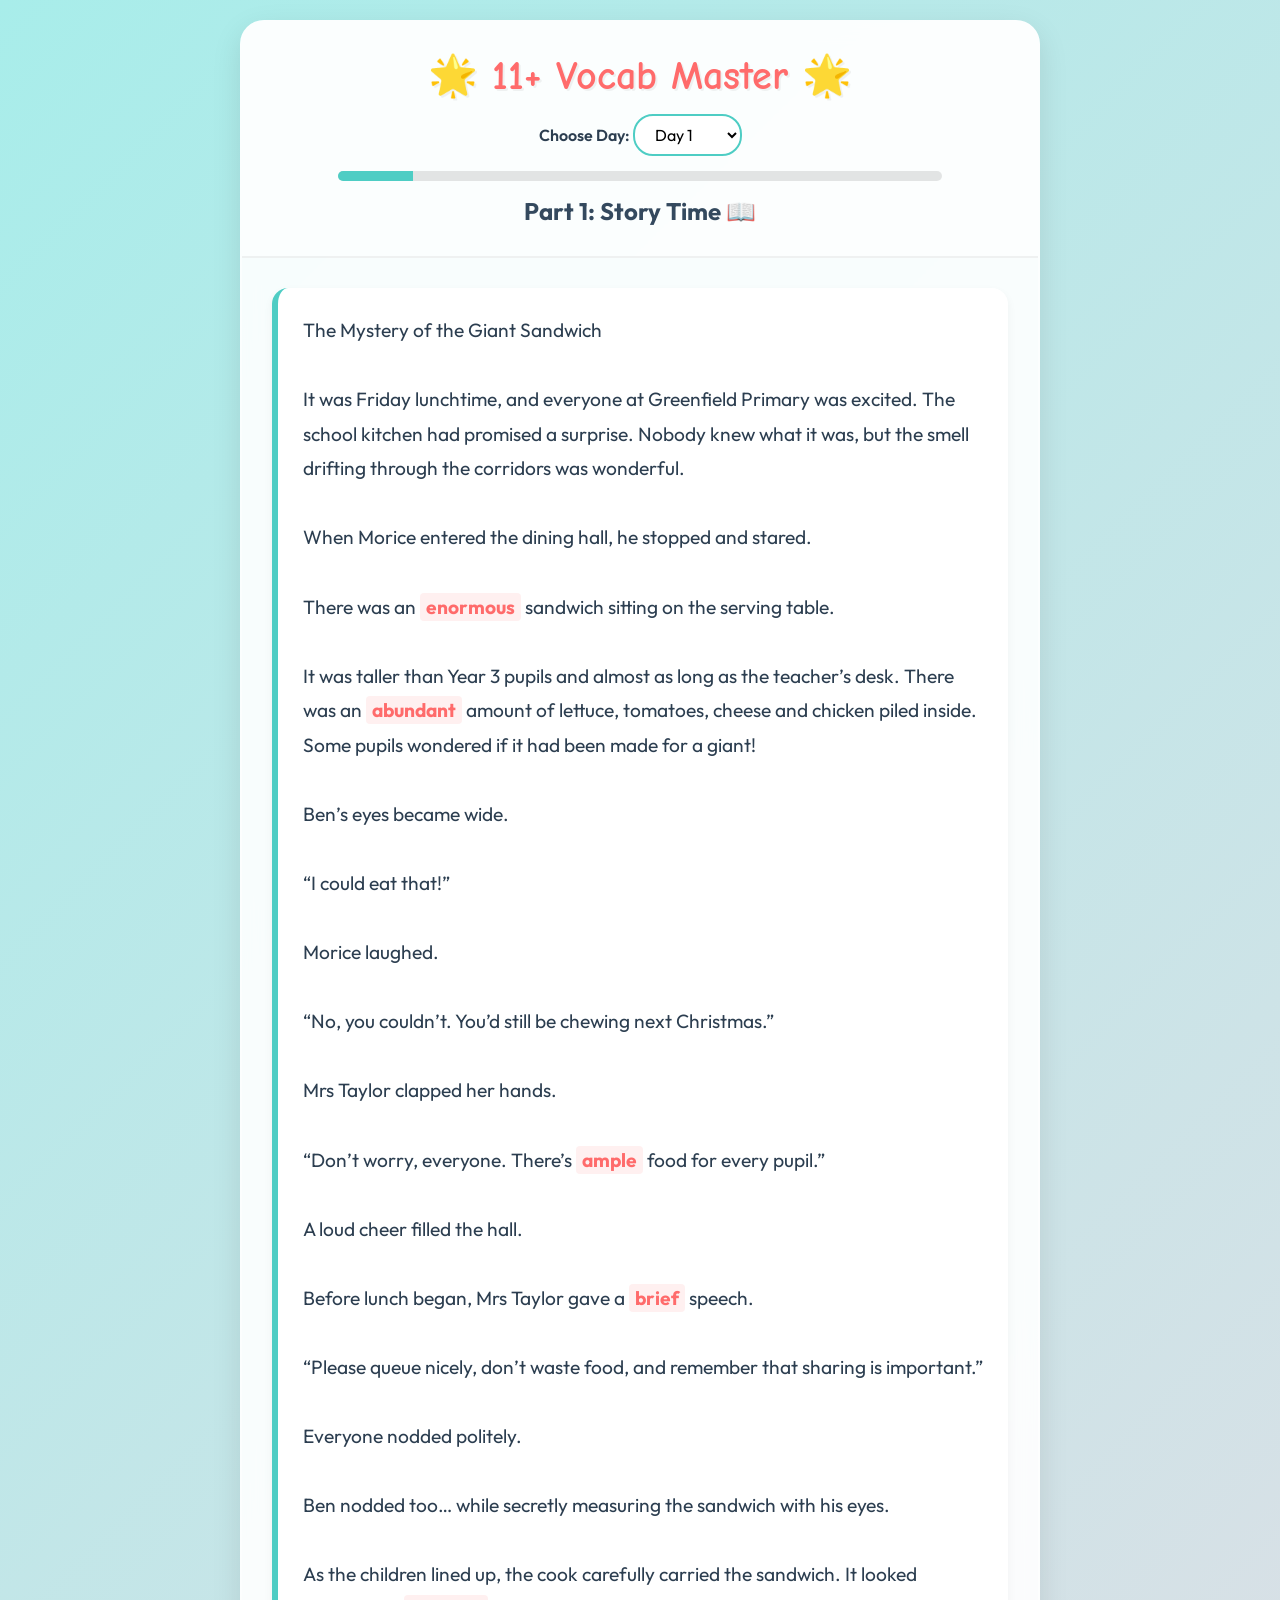
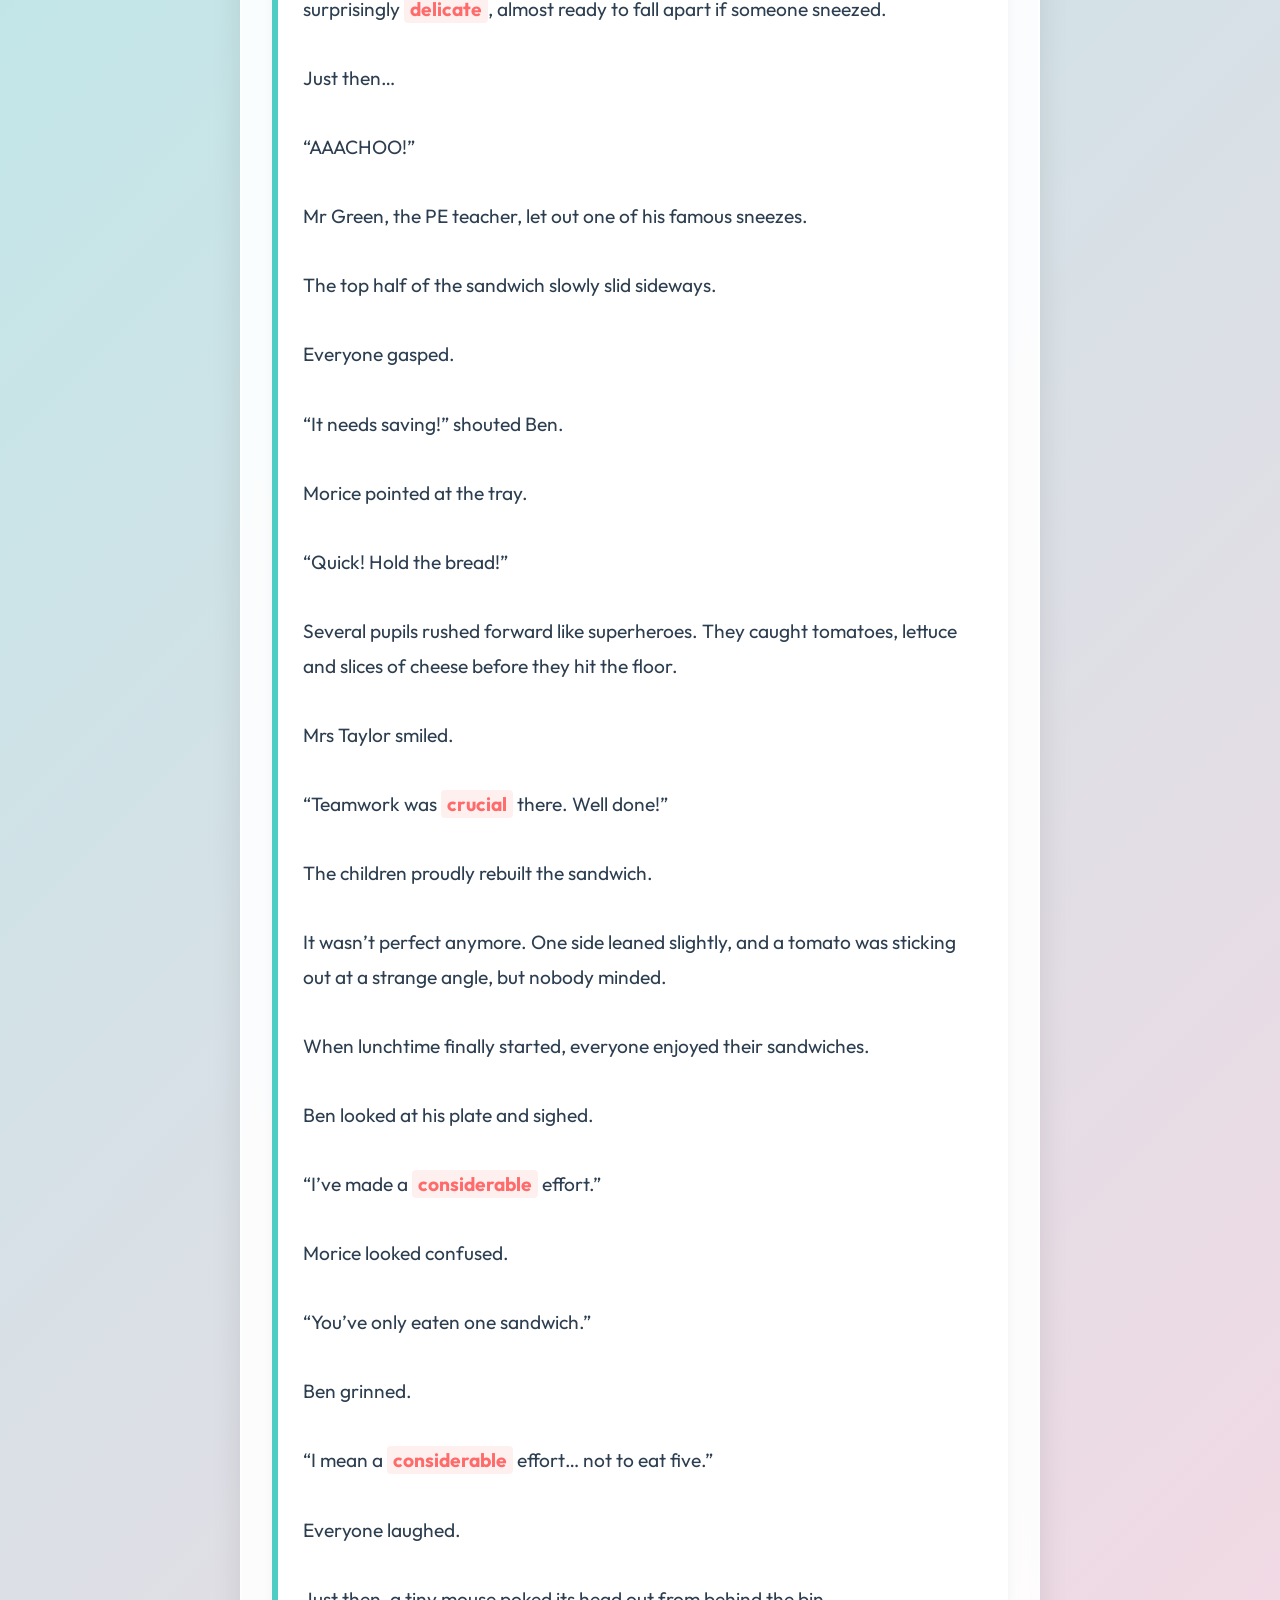
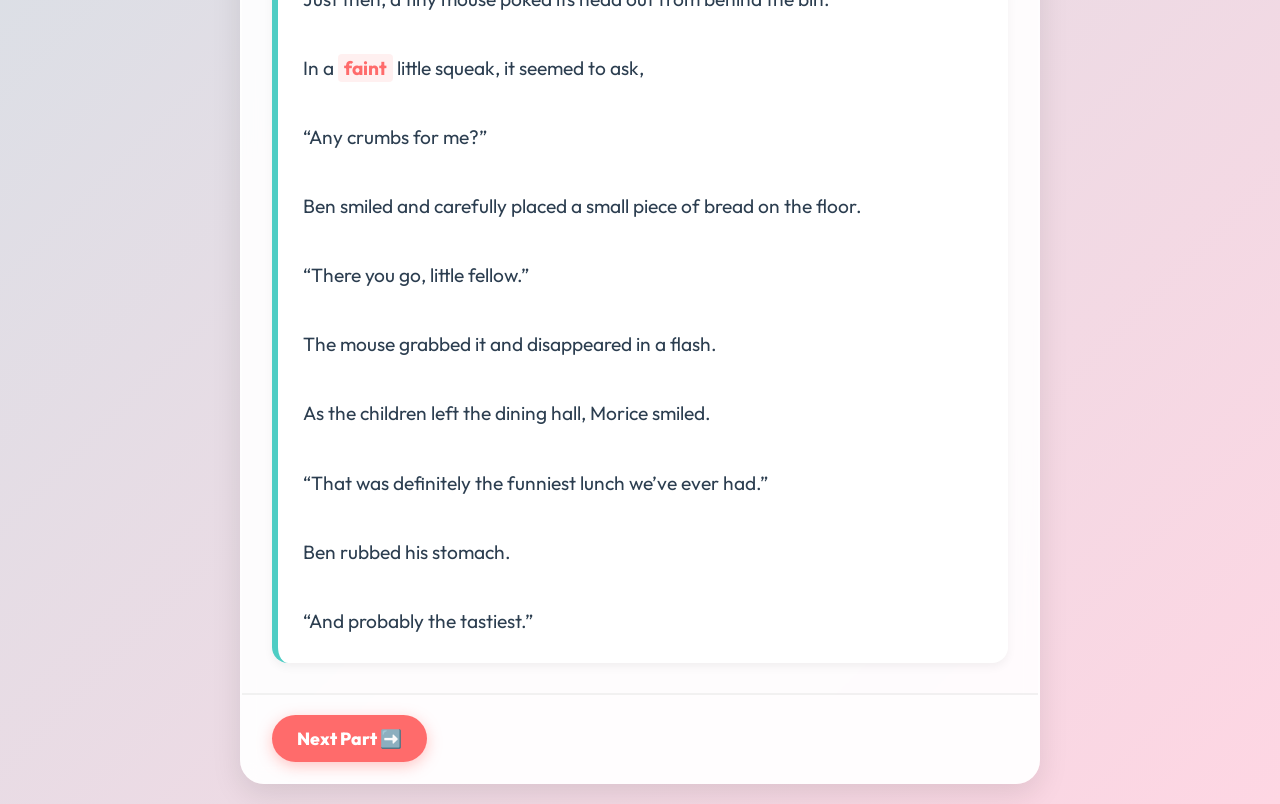
<file: index.html>
<!DOCTYPE html>
<html lang="en">
<head>
    <meta charset="UTF-8">
    <meta name="viewport" content="width=device-width, initial-scale=1.0">
    <title>11+ Vocabulary Master</title>
    <link href="https://fonts.googleapis.com/css2?family=Outfit:wght@400;600;800&family=Comic+Neue:wght@700&display=swap" rel="stylesheet">
    <link rel="stylesheet" href="css/style.css">
</head>
<body>
    <div id="app">
        <header>
            <h1>🌟 11+ Vocab Master 🌟</h1>
            <div id="day-selector-container">
                <label for="day-select">Choose Day:</label>
                <select id="day-select">
                    <!-- Options populated by JS -->
                </select>
            </div>
            <div id="progress-bar-container">
                <div id="progress-bar"></div>
            </div>
            <h2 id="part-title"></h2>
        </header>

        <main id="main-content">
            <!-- Content for each part injected here by JS -->
        </main>

        <footer>
            <button id="prev-btn" class="nav-btn" style="display: none;">⬅️ Back</button>
            <button id="next-btn" class="nav-btn">Next Part ➡️</button>
        </footer>
    </div>

    <!-- Data -->
    <script src="data/data.js"></script>
    <!-- Logic -->
    <script src="js/app.js?v=2"></script>
</body>
</html>
</file>
<file: css/style.css>
:root {
    --primary: #ff6b6b;
    --secondary: #4ecdc4;
    --accent: #ffe66d;
    --background: #f7fff7;
    --text: #2c3e50;
    --card-bg: rgba(255, 255, 255, 0.9);
}

* {
    box-sizing: border-box;
    margin: 0;
    padding: 0;
}

body {
    font-family: 'Outfit', sans-serif;
    background: linear-gradient(135deg, #a8edea 0%, #fed6e3 100%);
    color: var(--text);
    min-height: 100vh;
    display: flex;
    justify-content: center;
    padding: 20px;
}

#app {
    background: var(--card-bg);
    border-radius: 24px;
    box-shadow: 0 10px 30px rgba(0,0,0,0.1);
    width: 100%;
    max-width: 800px;
    display: flex;
    flex-direction: column;
    overflow: hidden;
    backdrop-filter: blur(10px);
    border: 2px solid rgba(255,255,255,0.5);
}

header {
    text-align: center;
    padding: 30px 20px;
    background: rgba(255,255,255,0.5);
    border-bottom: 2px solid rgba(0,0,0,0.05);
}

h1 {
    font-family: 'Comic Neue', cursive;
    color: var(--primary);
    font-size: 2.5rem;
    margin-bottom: 15px;
    text-shadow: 2px 2px 0px rgba(0,0,0,0.05);
}

#day-selector-container {
    margin-bottom: 15px;
    font-weight: 600;
}

select {
    padding: 8px 16px;
    font-family: 'Outfit';
    font-size: 1rem;
    border-radius: 20px;
    border: 2px solid var(--secondary);
    outline: none;
    cursor: pointer;
    background: white;
}

#progress-bar-container {
    width: 80%;
    height: 10px;
    background: rgba(0,0,0,0.1);
    border-radius: 10px;
    margin: 0 auto 15px auto;
    overflow: hidden;
}

#progress-bar {
    height: 100%;
    background: var(--secondary);
    width: 0%;
    transition: width 0.4s ease;
}

#part-title {
    color: #34495e;
    font-size: 1.5rem;
}

main {
    flex: 1;
    padding: 30px;
    overflow-y: auto;
}

footer {
    display: flex;
    justify-content: space-between;
    padding: 20px 30px;
    background: rgba(255,255,255,0.5);
    border-top: 2px solid rgba(0,0,0,0.05);
}

.nav-btn {
    padding: 12px 25px;
    border: none;
    border-radius: 30px;
    font-size: 1.1rem;
    font-weight: 800;
    cursor: pointer;
    transition: transform 0.2s, box-shadow 0.2s;
    font-family: 'Outfit';
}

#prev-btn {
    background: #ecf0f1;
    color: #7f8c8d;
}

#next-btn {
    background: var(--primary);
    color: white;
    box-shadow: 0 4px 15px rgba(255, 107, 107, 0.4);
}

.nav-btn:hover {
    transform: translateY(-2px);
}

/* Part Specific Styles */

/* Part 1: Story */
.story-box {
    background: white;
    padding: 25px;
    border-radius: 16px;
    font-size: 1.2rem;
    line-height: 1.8;
    box-shadow: 0 4px 10px rgba(0,0,0,0.05);
    border-left: 6px solid var(--secondary);
}

.story-box strong {
    color: var(--primary);
    background: rgba(255, 107, 107, 0.1);
    padding: 2px 6px;
    border-radius: 4px;
}

/* Part 2: Vocab List */
.vocab-card {
    background: white;
    padding: 20px;
    border-radius: 16px;
    margin-bottom: 20px;
    box-shadow: 0 4px 10px rgba(0,0,0,0.05);
}
.vocab-header {
    display: flex;
    align-items: center;
    gap: 15px;
    margin-bottom: 10px;
}
.vocab-word {
    font-size: 2rem;
    color: var(--primary);
    font-weight: 800;
}
.vocab-pronunciation {
    color: #7f8c8d;
    font-style: italic;
}
.vocab-meaning {
    font-size: 1.2rem;
    font-weight: 600;
    margin-bottom: 10px;
}
.vocab-tags {
    display: flex;
    gap: 10px;
    margin-bottom: 15px;
    flex-wrap: wrap;
}
.tag {
    padding: 5px 12px;
    border-radius: 20px;
    font-size: 0.9rem;
    font-weight: 600;
}
.tag.synonym { background: #d4edda; color: #155724; }
.tag.antonym { background: #f8d7da; color: #721c24; }
.vocab-sentences {
    list-style-type: none;
}
.vocab-sentences li {
    position: relative;
    padding-left: 20px;
    margin-bottom: 8px;
    color: #34495e;
}
.vocab-sentences li::before {
    content: "👉";
    position: absolute;
    left: 0;
    font-size: 0.9rem;
}

/* Match Games / Grids */
.match-container {
    display: flex;
    justify-content: space-between;
    gap: 20px;
}
.match-column {
    flex: 1;
    display: flex;
    flex-direction: column;
    gap: 15px;
}
.match-item {
    background: white;
    padding: 15px;
    border-radius: 12px;
    text-align: center;
    cursor: pointer;
    font-weight: 600;
    border: 3px solid transparent;
    transition: all 0.2s;
    box-shadow: 0 2px 5px rgba(0,0,0,0.05);
    user-select: none;
}
.match-item:hover {
    transform: scale(1.02);
}
.match-item.selected {
    border-color: var(--secondary);
    background: #e0f7fa;
}
.match-item.correct {
    border-color: #2ecc71;
    background: #d5f5e3;
    opacity: 0.7;
    pointer-events: none;
}
.match-item.wrong {
    border-color: var(--primary);
    background: #fadbd8;
    animation: shake 0.4s;
}
.emoji-icon {
    font-size: 2.5rem;
    display: block;
    margin-bottom: 10px;
}

/* Writing Practice */
.writing-row {
    margin-bottom: 25px;
    background: white;
    padding: 15px;
    border-radius: 12px;
    box-shadow: 0 2px 5px rgba(0,0,0,0.05);
}
.writing-word {
    font-size: 1.5rem;
    font-weight: 800;
    color: var(--primary);
    margin-bottom: 10px;
}
.writing-inputs {
    display: flex;
    gap: 10px;
    flex-wrap: wrap;
}
.writing-input {
    flex: 1;
    min-width: 100px;
    padding: 10px;
    border: 2px dashed #bdc3c7;
    border-radius: 8px;
    font-family: inherit;
    font-size: 1rem;
    outline: none;
    transition: border-color 0.2s;
}
.writing-input:focus {
    border-color: var(--secondary);
    border-style: solid;
}
.writing-input.success {
    border-color: #2ecc71;
    border-style: solid;
    background: #eafaf1;
}

/* Make sentence */
.sentence-input {
    width: 100%;
    padding: 15px;
    border: 2px solid #bdc3c7;
    border-radius: 12px;
    font-family: inherit;
    font-size: 1.1rem;
    margin-bottom: 15px;
    resize: vertical;
    min-height: 80px;
    outline: none;
}
.sentence-input:focus {
    border-color: var(--secondary);
}

@keyframes shake {
    0% { transform: translateX(0); }
    25% { transform: translateX(-5px); }
    50% { transform: translateX(5px); }
    75% { transform: translateX(-5px); }
    100% { transform: translateX(0); }
}

.success-message {
    text-align: center;
    font-size: 1.5rem;
    color: #2ecc71;
    font-weight: 800;
    margin-top: 20px;
    display: none;
    animation: popIn 0.5s cubic-bezier(0.175, 0.885, 0.32, 1.275);
}

@keyframes popIn {
    0% { transform: scale(0.5); opacity: 0; }
    100% { transform: scale(1); opacity: 1; }
}

/* Utils */
.hidden { display: none !important; }

/* Speak Button */
.speak-btn {
    background: none;
    border: none;
    font-size: 1.5rem;
    cursor: pointer;
    margin-left: 10px;
    transition: transform 0.2s, opacity 0.2s;
    opacity: 0.7;
}
.speak-btn:hover {
    transform: scale(1.2);
    opacity: 1;
}

.speak-btn-small {
    background: none;
    border: none;
    font-size: 1.1rem;
    cursor: pointer;
    margin-left: 5px;
    padding: 0;
    transition: transform 0.2s, opacity 0.2s;
    opacity: 0.6;
}
.speak-btn-small:hover {
    transform: scale(1.2);
    opacity: 1;
}
</file>
